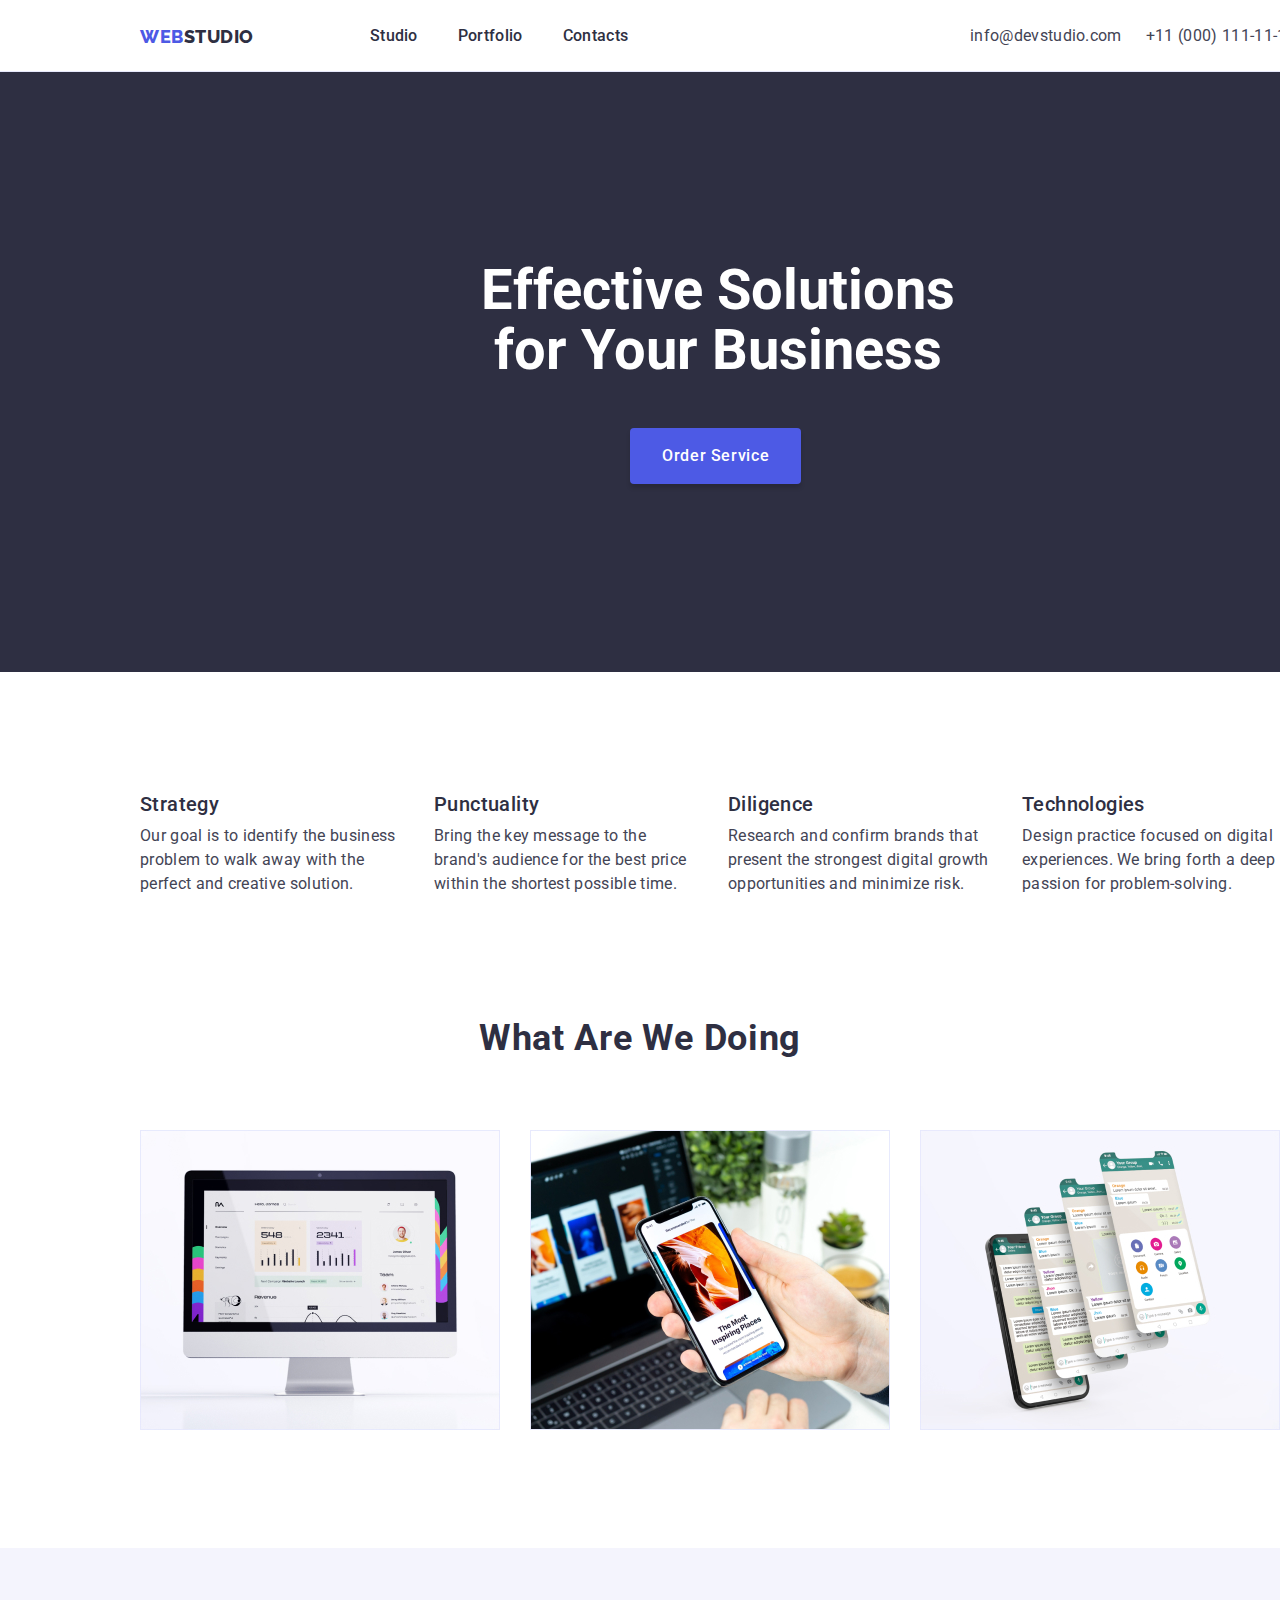
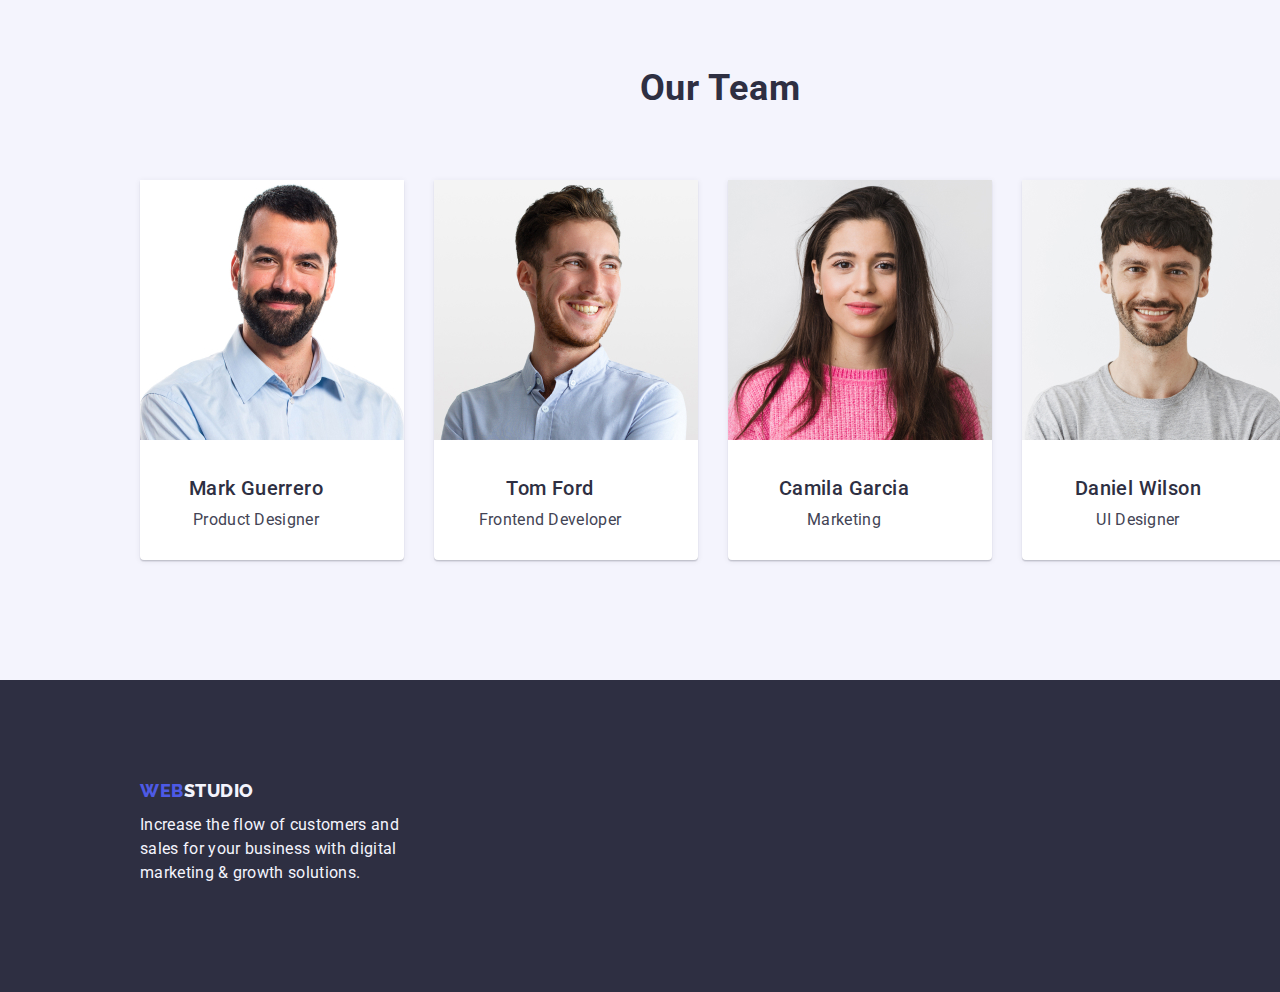
<file: index.html>
<!DOCTYPE html>
<html lang="en">
<head>
    <meta charset="UTF-8">
    <meta http-equiv="X-UA-Compatible" content="IE=edge">
    <meta name="viewport" content="width=device-width, initial-scale=1.0">
    <title>index.html</title>
    <link rel="preconnect" href="https://fonts.googleapis.com">
    <link rel="preconnect" href="https://fonts.gstatic.com" crossorigin>
    <link
        href="https://fonts.googleapis.com/css2?family=Raleway:wght@700;800;900&family=Roboto:wght@400;500;700;900&display=swap"
        rel="stylesheet">
    <link rel="stylesheet" href="./css/style.css">
</head>
<body>
    <!--Web Studio-->
    <header class="section__nav">
        <div class="container">
            <nav class="nav__header">
                <a class="nav__logo" href="./index.html"><span class="nav__studio">Web</span>Studio</a>
                <ul class="nav__menu">
                    <li><a class="nav__by-site" href="">Studio </a></li>
                    <li><a class="nav__by-site" href="./portfolio.html">Portfolio</a></li>
                    <li><a class="nav__by-site" href="./contact">Contacts</a></li>
                </ul>
            </nav>
            <address class="nav__address">   
                <a class="nav__meil" href="meilto:info@devstudio.com">info@devstudio.com</a>
                <a class="nav__meil" href="tel:+11(000)1111111">+11 (000) 111-11-11</a>
            </address>
        </div>
   </header> 
   <main>
       <!--Order Service-->
       <section class="section__order-service">
            <div class="container  container__inner">
                <h1 class="order-service__title">Effective Solutions for Your Business</h1>
                <button class="order-service__button">Order Service</button>
            </div>
       </section>
       <!--description-->
       <section class="section__description">
            <div class="container">
                <div class="description__inner">
                    <ul class="description__container">
                        <li>
                            <h4 class="description__title">Strategy</h4>
                            <p class="description__of-work">Our goal is to identify the business problem to walk away with the perfect and
                                creative solution.</p>
                        </li>
                        <li>
                            <h4 class="description__title">Punctuality </h4>
                            <p class="description__of-work">Bring the key message to the brand's audience for the best price within the
                                shortest possible time.</p>
                        </li>
                        <li>
                            <h4 class="description__title">Diligence </h4>
                            <p class="description__of-work">Research and confirm brands that present the strongest digital growth
                                opportunities and minimize risk.</p>
                        </li>
                        <li>
                            <h4 class="description__title">Technologies</h4>
                            <p class="description__of-work">Design practice focused on digital experiences. We bring forth a deep passion
                                for problem-solving.</p>
                        </li>
                    </ul>
                </div>
            </div>
       </section>
        <!--What are we doing-->
       <section>
            <div class="container">
                <div class="what-are-we-doing__inner">
                    <h2 class="what-are-we-doing__title">What are we doing</h2>
                    <ul class="what-are-we-doing__foto">
                        <li>
                            <img class="" src="./img/computer-screen.jpg" alt="computer screen" width="360" height="300">
                        </li>
                        <li>
                            <img class="" src="./img/smartfone.jpg" alt="smartfone" width="360" height="300">
                        </li>
                        <li>
                            <img class="" src="./img/smatfone-screen.jpg" alt="smatfone screen" width="360" height="300">
                        </li>
                    </ul>
                </div>
            </div>
        </section>
        <!--Our team-->
        <section class="section__our-team">
            <div class="container">
                <h2 class="our-team__title">Our Team</h2>
                <ul class="our-team__is-assembled">
                    <li class="our-team__foto">
                        <img src="./img/Mark-Guerrero.jpg" alt="Product Designer" width="264" height="260">
                        <div class="our-team__team">
                            <h4 class="our-team__name">Mark Guerrero</h4>
                            <p class="our-team__is-working">Product Designer</p>
                        </div>
                    </li>
                    <li class="our-team__foto">
                        <img src="./img/Tom-Ford.jpg" alt="Frontend Developer" width="264" height="260">
                        <div class="our-team__team">
                            <h4 class="our-team__name">Tom Ford</h4>
                            <p class="our-team__is-working">Frontend Developer</p>
                        </div>
                    </li>
                    <li class="our-team__foto">
                        <img src="./img/Camila-Garcia.jpg" alt="Marketing" width="264" height="260">
                        <div class="our-team__team">
                            <h4 class="our-team__name">Camila Garcia</h4>
                            <p class="our-team__is-working">Marketing</p>
                        </div>
                    </li>
                    <li class="our-team__foto">
                        <img src="./img/Daniel-Wilson.jpg" alt="UI Designer" width="264" height="260">
                        <div class="our-team__team">
                            <h4 class="our-team__name">Daniel Wilson </h4>
                            <p class="our-team__is-working">UI Designer</p>
                        </div>
                    </li>
                </ul>
            </div>
       </section>
   </main>
<!-- adres -->
   <footer class="section__adres">
        <div class="container">
            <div class="adres__inner">
                <h3 class="adres__title"><span class="nav__studio">Web</span>Studio</h3>
                <p class="adres__description">Increase the flow of customers and sales for your business with digital marketing & growth solutions.</p>
            </div>
        </div>
   </footer>
</body>
</html>
</file>
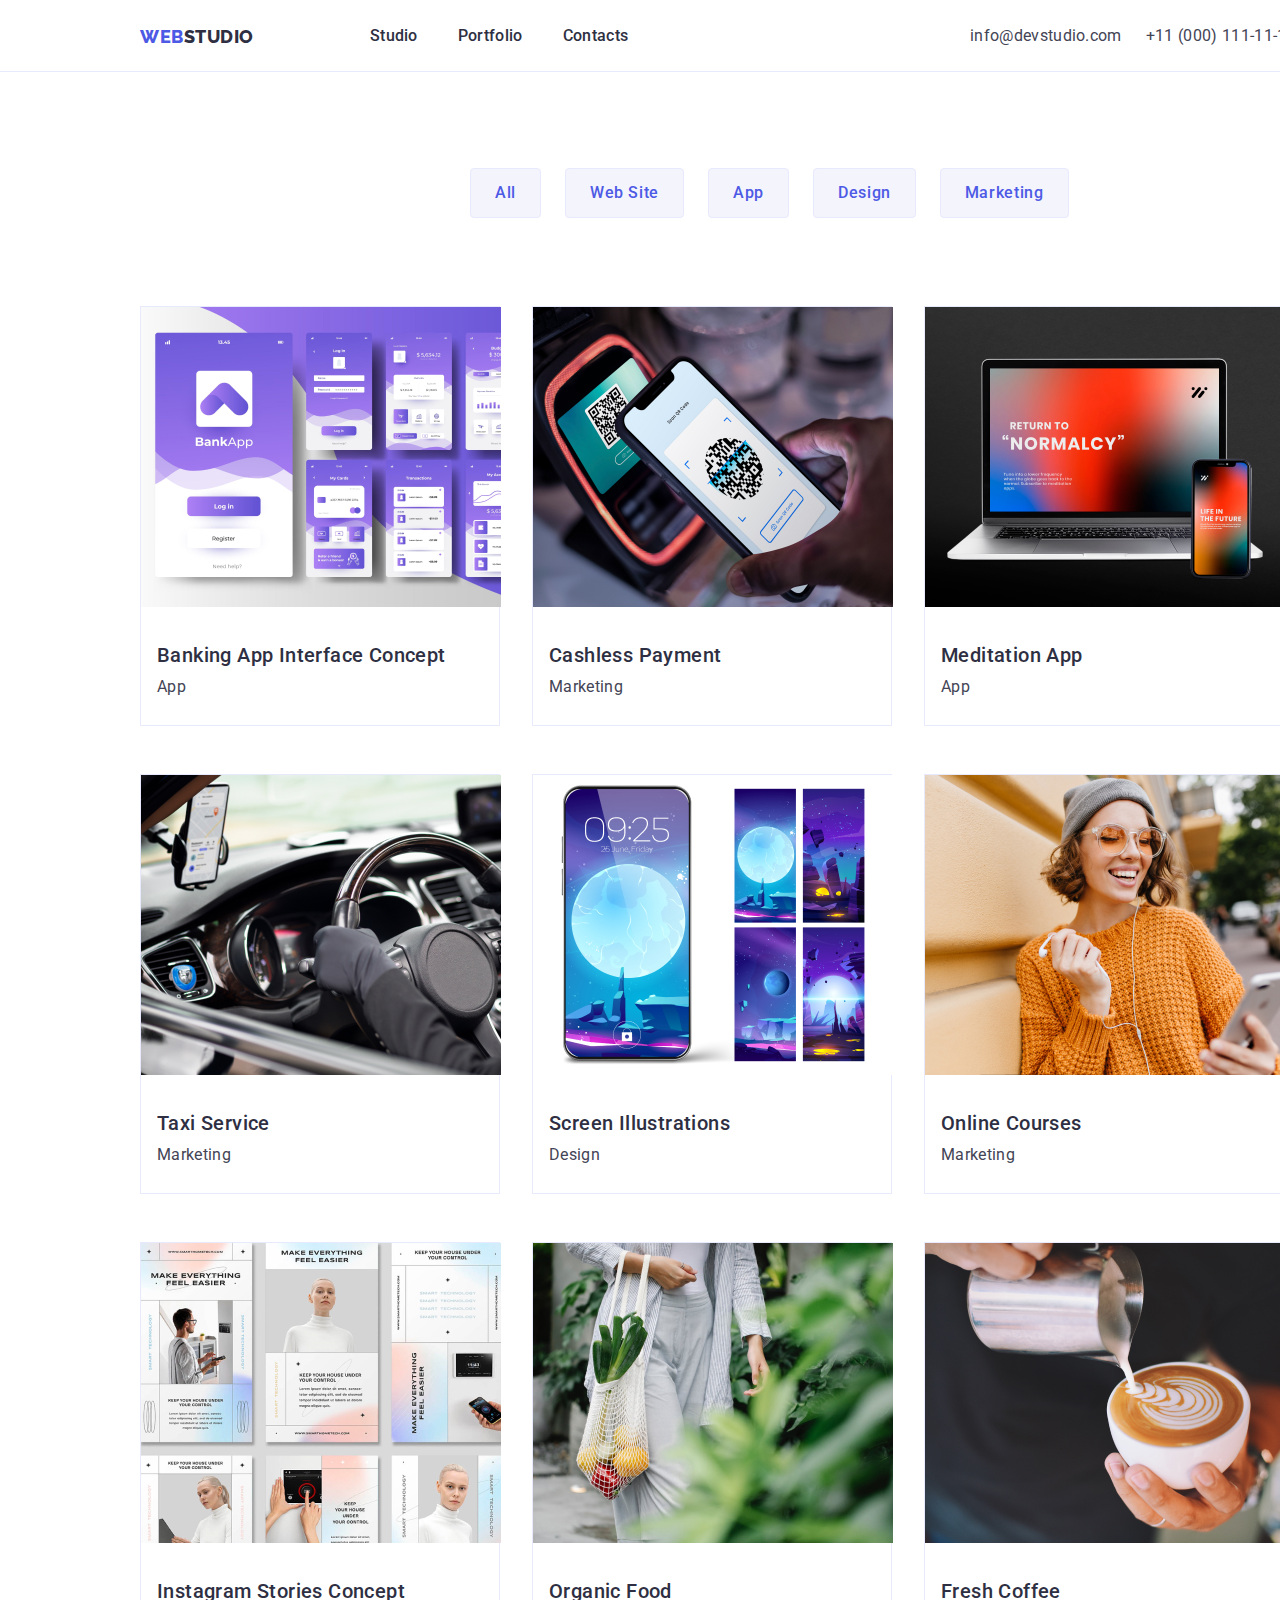
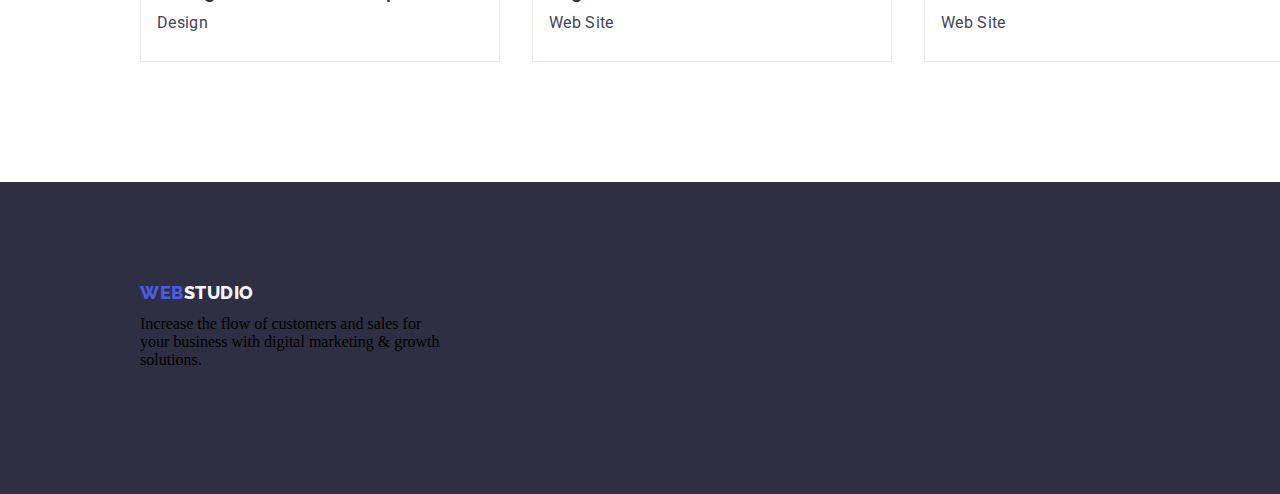
<file: portfolio.html>
<!DOCTYPE html>
<html lang="en">
<head>
    <meta charset="UTF-8">
    <meta http-equiv="X-UA-Compatible" content="IE=edge">
    <meta name="viewport" content="width=device-width, initial-scale=1.0">
    <title>Document</title>
    <link rel="preconnect" href="https://fonts.googleapis.com">
    <link rel="preconnect" href="https://fonts.gstatic.com" crossorigin>
    <link
        href="https://fonts.googleapis.com/css2?family=Raleway:wght@700;800;900&family=Roboto:wght@400;500;700;900&display=swap"
        rel="stylesheet">
    <link rel="stylesheet" href="./css/style.css">
</head>
<body class="portfolio">
    <div class="section__nav">
        <div class="container">
            <nav class="nav__header">
                <a class="nav__logo" href="./index.html"><span class="nav__studio">Web</span>Studio</a>
                <ul class="nav__menu">
                    <li><a class="nav__by-site" href="">Studio </a></li>
                    <li><a class="nav__by-site" href="./portfolio.html">Portfolio</a></li>
                    <li><a class="nav__by-site" href="./contact">Contacts</a></li>
                </ul>
                </nav>
                <address class="nav__address">
                    <a class="nav__meil" href="meilto:info@devstudio.com">info@devstudio.com</a>
                    <a class="nav__meil" href="tel:+11(000)1111111">+11 (000) 111-11-11</a>
                </address>
            </nav>
        </div>
    </div>
    <div class="container">
        <ul class="portfolio__buttons">
            <li>
                <button class="portfolio__button" type="button">All</button>
            </li>
            <li>
                <button class="portfolio__button" type="button">Web Site</button>
            </li>
            <li>
                <button class="portfolio__button" type="button">App</button>
            </li>
            <li>
                <button class="portfolio__button" type="button">Design</button>
            </li>
            <li>
                <button class="portfolio__button" type="button">Marketing</button>
            </li>
        </ul>
        <ul class="portfolio__fotos">
            <li class="portfolio__foto">
                <img src="./img/application.jpg" alt="application" width="360" height="300">
                <div class="portfolio__works">
                    <h4 class="portfolio__description">Banking App Interface Concept</h4>
                    <p class="portfolio__description-of-work">App</p>
                </div>
            </li>
            <li class="portfolio__foto">
                <img src="./img/reading QR code.jpg" alt="reading QR code" width="360" height="300">
                <div class="portfolio__works">
                    <h4 class="portfolio__description">Cashless Payment</h4>
                    <p class="portfolio__description-of-work">Marketing</p>
                </div>
            </li>
            <li class="portfolio__foto">
                <img src=".//img/laptop and smartphone.jpg" alt="laptop and smartphone" width="360" height="300">
                <div class="portfolio__works">
                    <h4 class="portfolio__description">Meditation App</h4>
                    <p class="portfolio__description-of-work">App</p>
                </div>
            </li>
            <li class="portfolio__foto">
                <img src="./img/behind the wheel.jpg" alt="behind the wheel" width="360" height="300">
                <div class="portfolio__works">
                    <h4 class="portfolio__description">Taxi Service</h4>
                    <p class="portfolio__description-of-work">Marketing</p>
                </div>
            </li>
            <li class="portfolio__foto">
                <img src="./img/screen saver.jpg" alt="screen saver" width="360" height="300">
                <div class="portfolio__works">
                    <h4 class="portfolio__description">Screen Illustrations</h4>
                    <p class="portfolio__description-of-work">Design</p>
                </div>
            </li>
            <li class="portfolio__foto">
                <img src="./img/listening to music.jpg" alt="listening to music" width="360" height="300">
                <div class="portfolio__works">
                    <h4 class="portfolio__description">Online Courses</h4>
                    <p class="portfolio__description-of-work">Marketing</p>
                </div>
            </li>
            <li class="portfolio__foto">
                <img src="./img/magazine cover.jpg" alt="magazine cover" width="360" height="300">
                <div class="portfolio__works">
                    <h4 class="portfolio__description">Instagram Stories Concept</h4>
                    <p class="portfolio__description-of-work">Design</p>
                </div>
            </li>
            <li class="portfolio__foto">
                <img src="./img/grocery bag.jpg" alt="grocery bag" width="360" height="300">
                <div class="portfolio__works">
                    <h4 class="portfolio__description">Organic Food</h4>
                    <p class="portfolio__description-of-work">Web Site</p>
                </div>
            </li>
            <li class="portfolio__foto">
                <img src="./img/latte.jpg" alt="latte" width="360" height="300">
                <div class="portfolio__works">
                    <h4 class="portfolio__description">Fresh Coffee</h4>
                    <p class="portfolio__description-of-work">Web Site</p>
                </div>
            </li>
        </ul>
    </div>
    <div class="section__portfolio-adres">
        <div class="container">
            <div class="adres__inner">
                <h3 class="adres__title"><span class="nav__studio">Web</span>Studio</h3>
                <p class="addres__description">Increase the flow of customers and sales for your business with digital marketing & growth solutions.</p>
            </div>
        </div>
    </div>
</body>
</html>
</file>
<file: css/style.css>
* {
    box-sizing: border-box;
    margin: 0;
}

body {
    margin: 0;
    height: 2500px;
}

.container {
    max-width: 1440px;
    width: 100%;
    padding: 0 140px;
    margin: 0 auto;
}

li {
    list-style: none;
}

a {
   text-decoration: none; 
}

/* Web Studio */

.section__nav {
    height: 72px;
    width: 1440px;
    border-bottom: 1px solid var(--CORNFLOWER, #E7E9FC);
    background: var(--WHITE, #FFF);
}

.nav__header {
    display: flex;
    align-items: center;
    justify-content: flex-start;
    padding-top: 24px;
}

.nav__logo{
    font-family: Raleway;
    font-size: 18px;
    font-style: normal;
    font-weight: 800;
    line-height: 21px;
    letter-spacing: 0.54px;
    text-transform: uppercase;
    color: var(--NAVY-BLUE, #2E2F42);
}

.nav__menu {
    display: flex;
    gap: 40px;
    width: 261px;
    height: 24px;
    margin-left: 76px;
}

.nav__by-site {
    color: var(--NAVY-BLUE, #2E2F42);
    font-family: Roboto;
    font-size: 16px;
    font-style: normal;
    font-weight: 500;
    line-height: 24px;
    letter-spacing: 0.32px;
}

.nav__studio{
    color: var(--IRIS, #4D5AE5);
    font-family: Raleway;
    font-size: 18px;
    font-style: normal;
    font-weight: 800;
    line-height: 21px;
    letter-spacing: 0.54px;
    text-transform: uppercase;
}

.nav__address {
    position: absolute;
    width: 350px;
    height: 24px;
    left: 950px;
    top: 24px;
}

.nav__meil {
    color: var(--SLATE, #434455);
    font-family: Roboto;
    font-size: 16px;
    font-style: normal;
    font-weight: 400;
    line-height: 24px;
    letter-spacing: 0.32px;
    margin-left: 20px;
}

/* Order-Service */

.section__order-service {
    width: 1440px;
    height: 600px;
    background: var(--NAVY-BLUE, #2E2F42);
    display: flex;
}

.container__inner {
    margin-top: 188px;
    margin-left: 330px;
    height: 230px;
}

.order-service__title {
    text-align: center;
    width: 496px;
    height: 120px;
    left: 50%;
    color: var(--WHITE, #FFF);
    font-family: Roboto;
    font-size: 56px;
    font-style: normal;
    font-weight: 700;
    line-height: 60px; 
    margin-bottom: 48px;
}

.order-service__button {
    margin-left: 160px;
    padding: 16px 32px;
    align-items: flex-start;
    gap: 10px;
    border-radius: 4px;
    background: var(--IRIS, #4D5AE5);
    box-shadow: 0px 4px 4px 0px rgba(0, 0, 0, 0.15);
    border: none;
    font-family: Roboto;
    font-size: 16px;
    font-style: normal;
    font-weight: 500;
    line-height: 24px;
    letter-spacing: 0.64px;
    color: var(--WHITE, #FFF);
}

/* description */

.section__description {
    height: 106px;
    margin: 0;
}

.description__inner {
    margin-top: 120px;
    margin-left: -40px;
    width: 1200px;
    height: 72px;
}

.description__container {
    display: flex;
    flex-wrap: wrap;
    gap: 30px;
}

.description__title {
    width: 264px;
    color: var(--NAVY-BLUE, #2E2F42);
    font-family: Roboto;
    font-size: 20px;
    font-style: normal;
    font-weight: 500;
    line-height: 24px;
    letter-spacing: 0.4px;
    padding-bottom: 8px;
}

.description__of-work {
    width: 264px;
    color: var(--SLATE, #434455);
    font-family: Roboto;
    font-size: 16px;
    font-style: normal;
    font-weight: 400;
    line-height: 24px;
    letter-spacing: 0.32px;
}

/* What are we doing */

.what-are-we-doing__title {
    color: var(--NAVY-BLUE, #2E2F42);
    text-align: center;
    font-family: Roboto;
    font-size: 36px;
    font-style: normal;
    font-weight: 700;
    line-height: 40px;
    letter-spacing: 0.72px;
    text-transform: capitalize;
    margin-bottom: 72px;
}

.what-are-we-doing__foto {
    display: flex;
    gap: 30px;
    margin-left: -40px;
}

.what-are-we-doing__inner {
    margin-top: 120px;
    width: 1200pxpx;
    height: 410px;
}

.what-are-we-doing__image {
    display: flex;
    gap: 24px;
    margin-top: 72px;
}

/* Our team */

.section__our-team {
    margin-top: 120px;
    width: 1440px;
    height: 732px;
    flex-shrink: 0;
    background: var(--CLOUD, #F4F4FD);  
}

.our-team__title {
    padding-top: 120px;
    text-align: center;
    color: var(--NAVY-BLUE, #2E2F42);
    font-family: Roboto;
    font-size: 36px;
    font-style: normal;
    font-weight: 700;
    line-height: 40px;
    letter-spacing: 0.72px;
    text-transform: capitalize;
}

.our-team__is-assembled {
    padding-top: 72px;
    padding-bottom: 120px;
    display: flex;
    gap: 30px;
    margin-left: -40px;
}

.our-team__foto {
    border-radius: 0px 0px 4px 4px;
    background: var(--WHITE, #FFF);
    box-shadow: 0px 2px 1px 0px rgba(46, 47, 66, 0.08), 0px 1px 1px 0px rgba(46, 47, 66, 0.16), 0px 1px 6px 0px rgba(46, 47, 66, 0.08);
    width: 264px;
    height: 380px;
}

.our-team__team {
    width: 232px;
    height: 56px;
    padding: 32px;
}

.our-team__name {
    color: var(--NAVY-BLUE, #2E2F42);
    font-family: Roboto;
    font-size: 20px;
    font-style: normal;
    font-weight: 500;
    line-height: 24px;
    letter-spacing: 0.4px;
    text-align: center;
}

.our-team__is-working {
    color: var(--SLATE, #434455);
    font-family: Roboto;
    font-size: 16px;
    font-style: normal;
    font-weight: 400;
    line-height: 24px;
    letter-spacing: 0.32px;
    text-align: center;
    padding-top: 8px;
}

/* footer */

.section__adres {
    width: 1440px;
    height: 312px;
    flex-shrink: 0;
    background: var(--NAVY-BLUE, #2E2F42);
}

.adres__inner {
    width: 300px;
    height: 110px;
    padding-top: 100px;
}

.adres__title {
    color: var(--CLOUD, #F4F4FD);
    font-family: Raleway;
    font-size: 18px;
    font-style: normal;
    font-weight: 800;
    line-height: 21px;
    letter-spacing: 0.54px;
    text-transform: uppercase;
    padding-bottom: 12px;
}

.adres__description {
    width: 264px;
    color: var(--CLOUD, #F4F4FD);
    font-family: Roboto;
    font-size: 16px;
    font-style: normal;
    font-weight: 400;
    line-height: 24px;
    letter-spacing: 0.32px;
}

/* portfolio */

.portfolio {
    height: 2076px;
    margin: 0;
}

.portfolio__buttons {
    display: inline-flex;
    align-items: flex-start;
    gap: 24px;
    padding-top: 96px;
    padding-left: 330px;
    padding-bottom: 72px;
}

.portfolio__button {
    border-radius: 4px;
    border: 1px solid var(--CORNFLOWER, #E7E9FC);
    background: var(--CLOUD, #F4F4FD);
    padding: 12px 24px;
    color: var(--IRIS, #4D5AE5);
    text-align: center;
    font-family: Roboto;
    font-size: 16px;
    font-style: normal;
    font-weight: 500;
    line-height: 24px;
    letter-spacing: 0.64px;
}

.portfolio__button:hover {
    background: var(--OCEAN, #404BBF);
    color: var(--WHITE, #FFF);
}

.portfolio__fotos {
    display: flex;
    flex-wrap: wrap;
    width: 1150px;    
    gap: 32px;
    background: var(--WHITE, #FFF);
    margin-bottom: 120px;
    padding: 0;
}

.portfolio__foto {
    width: 360px;
    height: 420px;
    margin-top:16px;
    border: 1px solid var(--CORNFLOWER, #E7E9FC);
    background: var(--WHITE, #FFF); 
}

.portfolio__works {
    width: 328px;
    height: 56px;
    padding-top: 32px;
    padding-left: 16px;
}

.portfolio__description {
    color: var(--NAVY-BLUE, #2E2F42);
    font-family: Roboto;
    font-size: 20px;
    font-style: normal;
    font-weight: 500;
    line-height: 24px;
    letter-spacing: 0.4px;
    padding-bottom: 8px;
}

.portfolio__description-of-work {
    color: var(--SLATE, #434455);
    font-family: Roboto;
    font-size: 16px;
    font-style: normal;
    font-weight: 400;
    line-height: 24px;
    letter-spacing: 0.32px;
}

.section__portfolio-adres {
    width: 1440px;
    height: 312px;
    flex-shrink: 0;
    background: var(--NAVY-BLUE, #2E2F42);  
}
</file>
